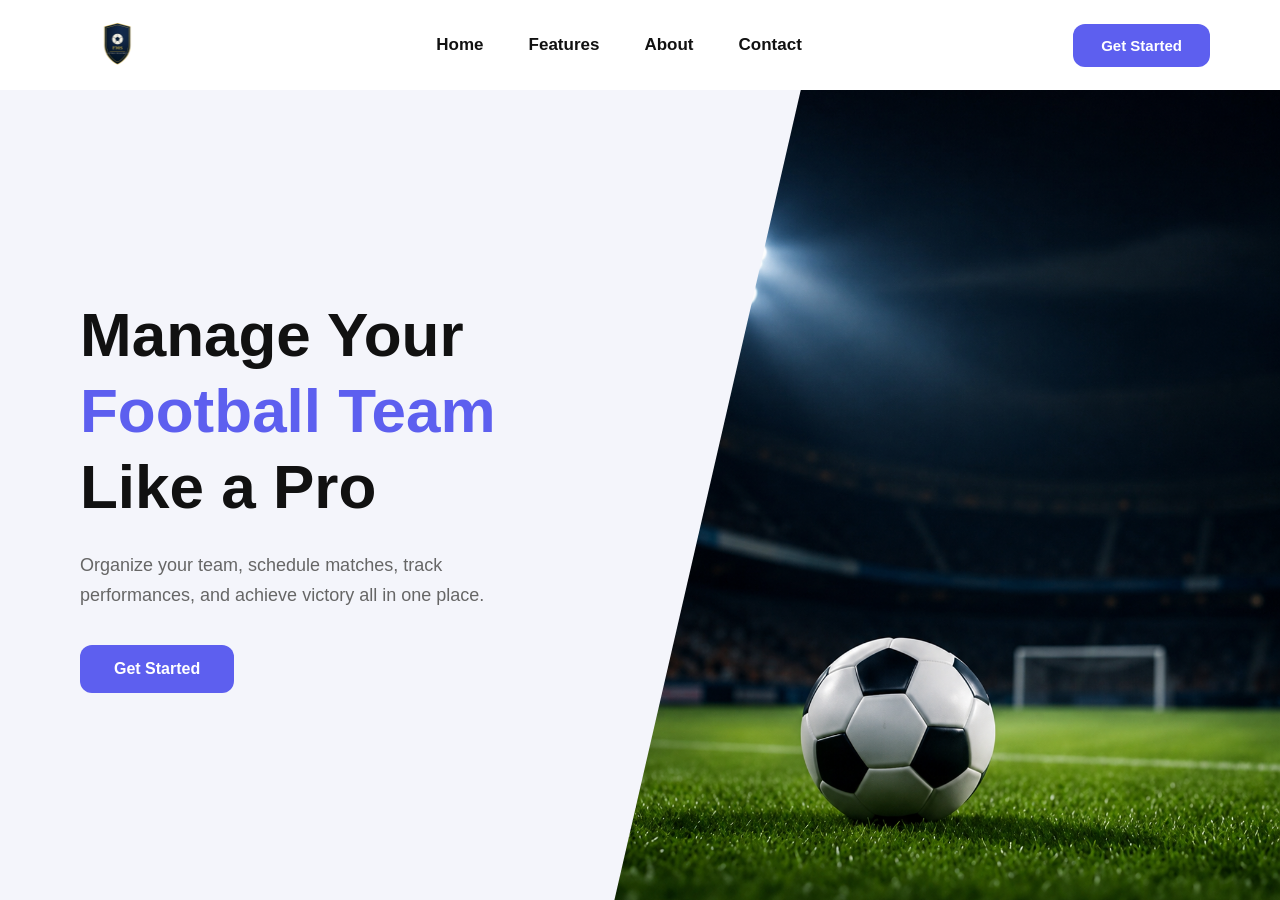
<file: index.html>
<!DOCTYPE html>
<html lang="en">
<head>
    <meta charset="UTF-8">
    <meta name="viewport" content="width=device-width, initial-scale=1.0">
    <title>Football Management System</title>

    <link rel="stylesheet" href="style.css">
</head>
<body>

    <nav class="navbar">

        <div class="logo">
            <img src="assets/logo.png" alt="logo">
        </div>

        <ul class="nav-links">
            <li><a href="#">Home</a></li>
            <li><a href="#">Features</a></li>
            <li><a href="#">About</a></li>
            <li><a href="#">Contact</a></li>
        </ul>

        <a href="login.html" class="nav-btn">
            Get Started
        </a>

    </nav>

    <section class="hero">

        <div class="hero-content">

            <h1>
                Manage Your <br>
                <span>Football Team</span><br>
                Like a Pro
            </h1>

            <p>
                Organize your team, schedule matches,
                track performances, and achieve victory
                all in one place.
            </p>

            <a href="login.html" class="hero-btn">
                Get Started
            </a>

        </div>

        <div class="hero-image">
            <img src="assets/football.jpg" alt="Football">
        </div>

    </section>

</body>
</html>
</file>
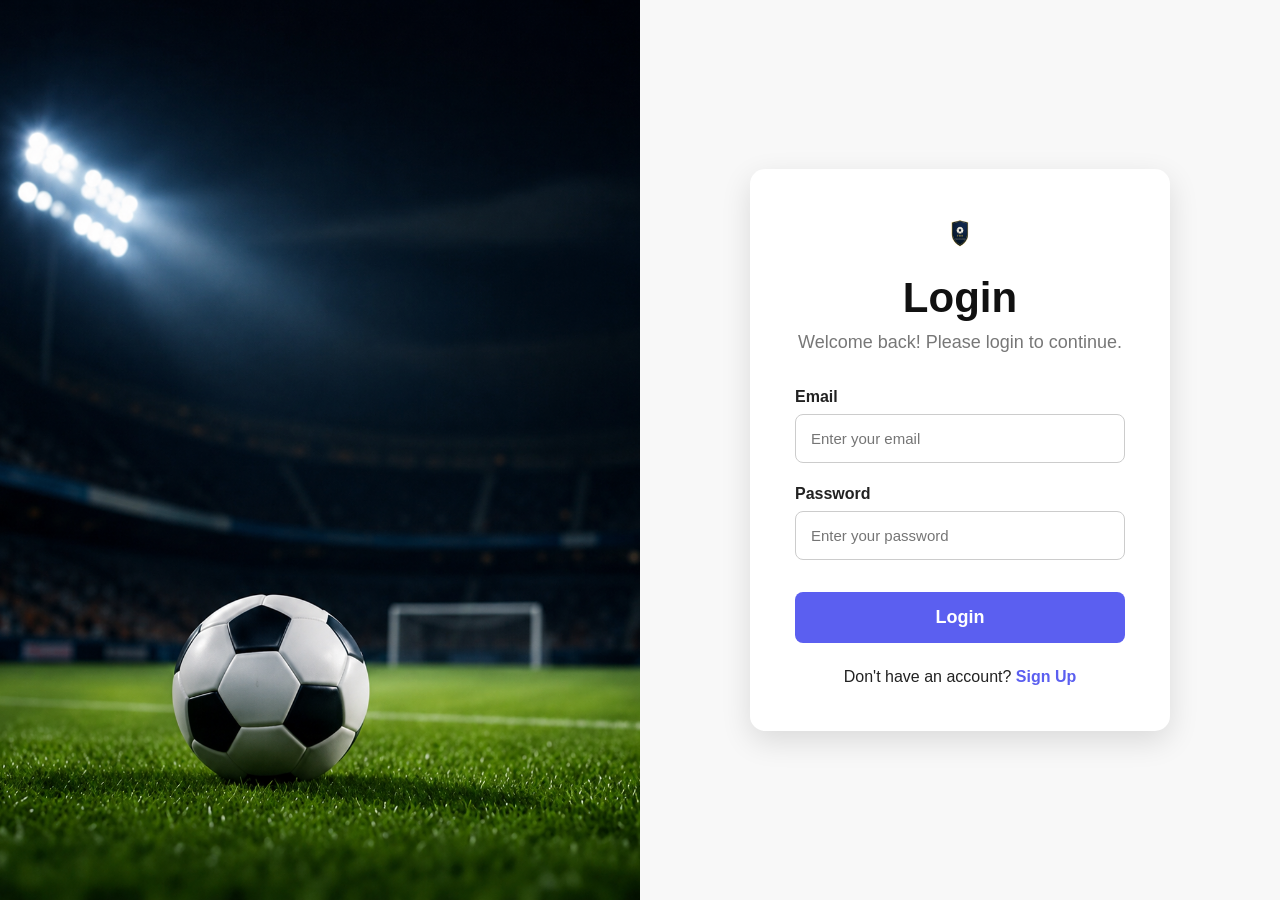
<file: login.html>
<!DOCTYPE html>
<html lang="en">

<head>

    <meta charset="UTF-8">

    <meta name="viewport" content="width=device-width, initial-scale=1.0">

    <title>Login</title>

    <link rel="stylesheet" href="style.css">

</head>

<body>

<div class="login-container">

    <!-- Left Side -->

    <div class="login-left">

        <img src="assets/football.jpg" alt="Football Image">

    </div>

    <!-- Right Side -->

    <div class="login-right">

        <div class="login-box">

            <img src="assets/logo.png" alt="Logo" class="login-logo">

            <h2>Login</h2>

            <p class="subtitle">
                Welcome back! Please login to continue.
            </p>

            <!-- Login Form -->

            <form action="signup.html" method="get">

                <div class="input-group">

                    <label>Email</label>

                    <input
                        type="email"
                        placeholder="Enter your email"
                        required>

                </div>

                <div class="input-group">

                    <label>Password</label>

                    <input
                        type="password"
                        placeholder="Enter your password"
                        required>

                </div>

                <button type="submit" class="login-btn">
                    Login
                </button>

            </form>

            <p class="signup-text">

                Don't have an account?

                <a href="signup.html">
                    Sign Up
                </a>

            </p>

        </div>

    </div>

</div>

</body>

</html>
</file>
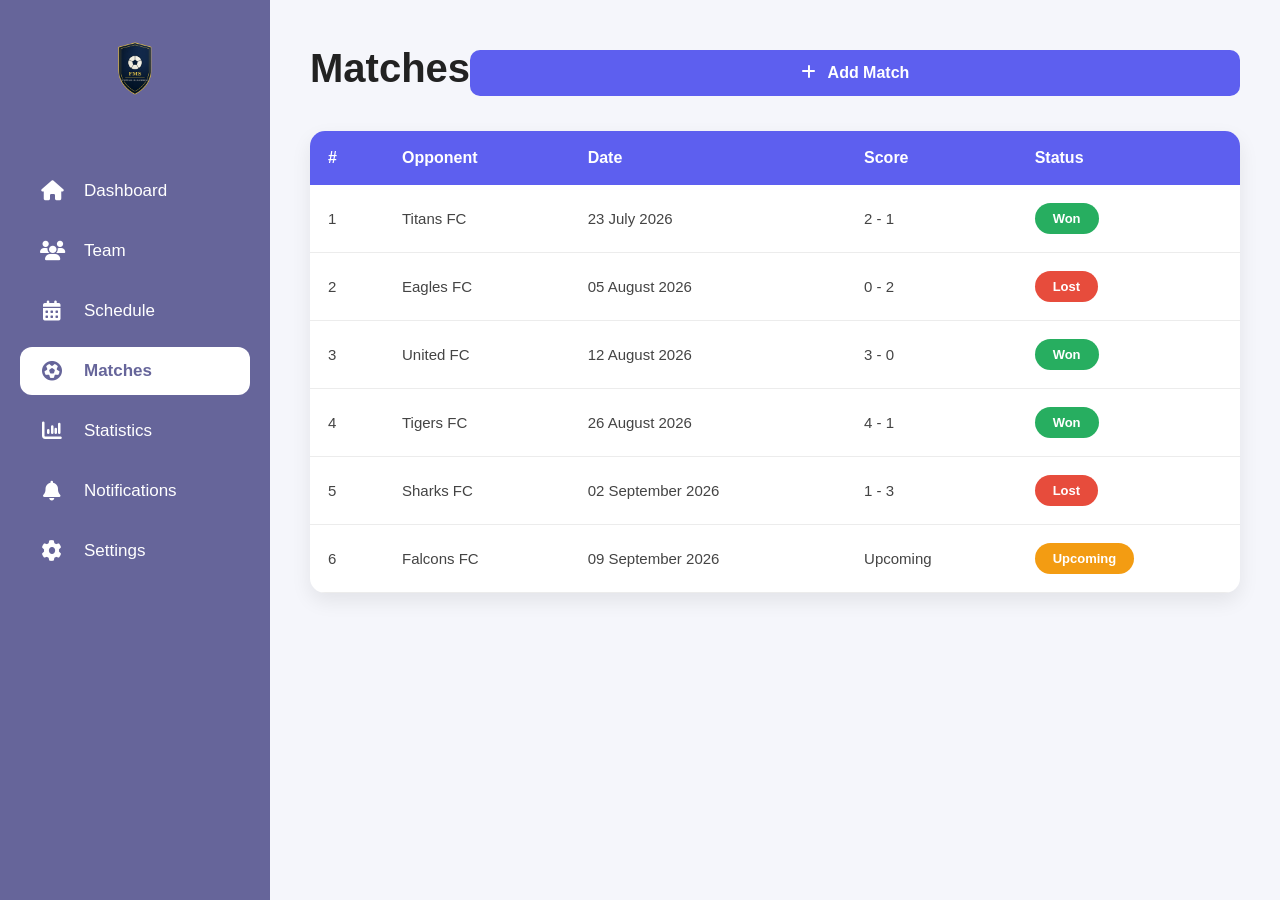
<file: matches.html>
<!DOCTYPE html>
<html lang="en">

<head>

    <meta charset="UTF-8">
    <meta name="viewport" content="width=device-width, initial-scale=1.0">

    <title>Matches</title>

    <link rel="stylesheet" href="style.css">

    <link rel="stylesheet"
    href="https://cdnjs.cloudflare.com/ajax/libs/font-awesome/6.5.2/css/all.min.css">

</head>

<body>

<div class="dashboard-container">

    <!-- =========================
            SIDEBAR
    ========================== -->

    <aside class="sidebar">

        <div class="logo-section">

            <img src="assets/logo.png" alt="Logo">

        </div>

        <ul class="menu">

            <li>
                <a href="dashboard.html">
                    <i class="fas fa-house"></i>
                    <span>Dashboard</span>
                </a>
            </li>

            <li>
                <a href="team.html">
                    <i class="fas fa-users"></i>
                    <span>Team</span>
                </a>
            </li>

            <li>
                <a href="schedule.html">
                    <i class="fas fa-calendar-days"></i>
                    <span>Schedule</span>
                </a>
            </li>

            <li class="active">
                <a href="matches.html">
                    <i class="fas fa-futbol"></i>
                    <span>Matches</span>
                </a>
            </li>

            <li>
                <a href="statistics.html">
                    <i class="fas fa-chart-column"></i>
                    <span>Statistics</span>
                </a>
            </li>

            <li>
                <a href="notifications.html">
                    <i class="fas fa-bell"></i>
                    <span>Notifications</span>
                </a>
            </li>

            <li>
                <a href="settings.html">
                    <i class="fas fa-gear"></i>
                    <span>Settings</span>
                </a>
            </li>

        </ul>

    </aside>

    <!-- =========================
            MAIN CONTENT
    ========================== -->

    <main class="main-content">

        <div class="schedule-header">

            <h1>Matches</h1>

            <button class="add-match-btn">

                <i class="fas fa-plus"></i>

                Add Match

            </button>

        </div>

        <div class="schedule-table">

            <table>

                <thead>

                    <tr>

                        <th>#</th>

                        <th>Opponent</th>

                        <th>Date</th>

                        <th>Score</th>

                        <th>Status</th>

                    </tr>

                </thead>

                <tbody>
                                        <tr>

                        <td>1</td>

                        <td>Titans FC</td>

                        <td>23 July 2026</td>

                        <td>2 - 1</td>

                        <td>
                            <span class="status completed">
                                Won
                            </span>
                        </td>

                    </tr>

                    

                    <tr>

                        <td>2</td>

                        <td>Eagles FC</td>

                        <td>05 August 2026</td>

                        <td>0 - 2</td>

                        <td>
                            <span class="status cancelled">
                                Lost
                            </span>
                        </td>

                    </tr>

                    <tr>

                        <td>3</td>

                        <td>United FC</td>

                        <td>12 August 2026</td>

                        <td>3 - 0</td>

                        <td>
                            <span class="status completed">
                                Won
                            </span>
                        </td>

                    </tr>

                    

                    <tr>

                        <td>4</td>

                        <td>Tigers FC</td>

                        <td>26 August 2026</td>

                        <td>4 - 1</td>

                        <td>
                            <span class="status completed">
                                Won
                            </span>
                        </td>

                    </tr>

                    <tr>

                        <td>5</td>

                        <td>Sharks FC</td>

                        <td>02 September 2026</td>

                        <td>1 - 3</td>

                        <td>
                            <span class="status cancelled">
                                Lost
                            </span>
                        </td>

                    </tr>

                    <tr>

                        <td>6</td>

                        <td>Falcons FC</td>

                        <td>09 September 2026</td>

                        <td>Upcoming</td>

                        <td>
                            <span class="status upcoming">
                                Upcoming
                            </span>
                        </td>

                    </tr>
                                    </tbody>

            </table>

        </div>

    </main>

</div>

</body>

</html>
</file>
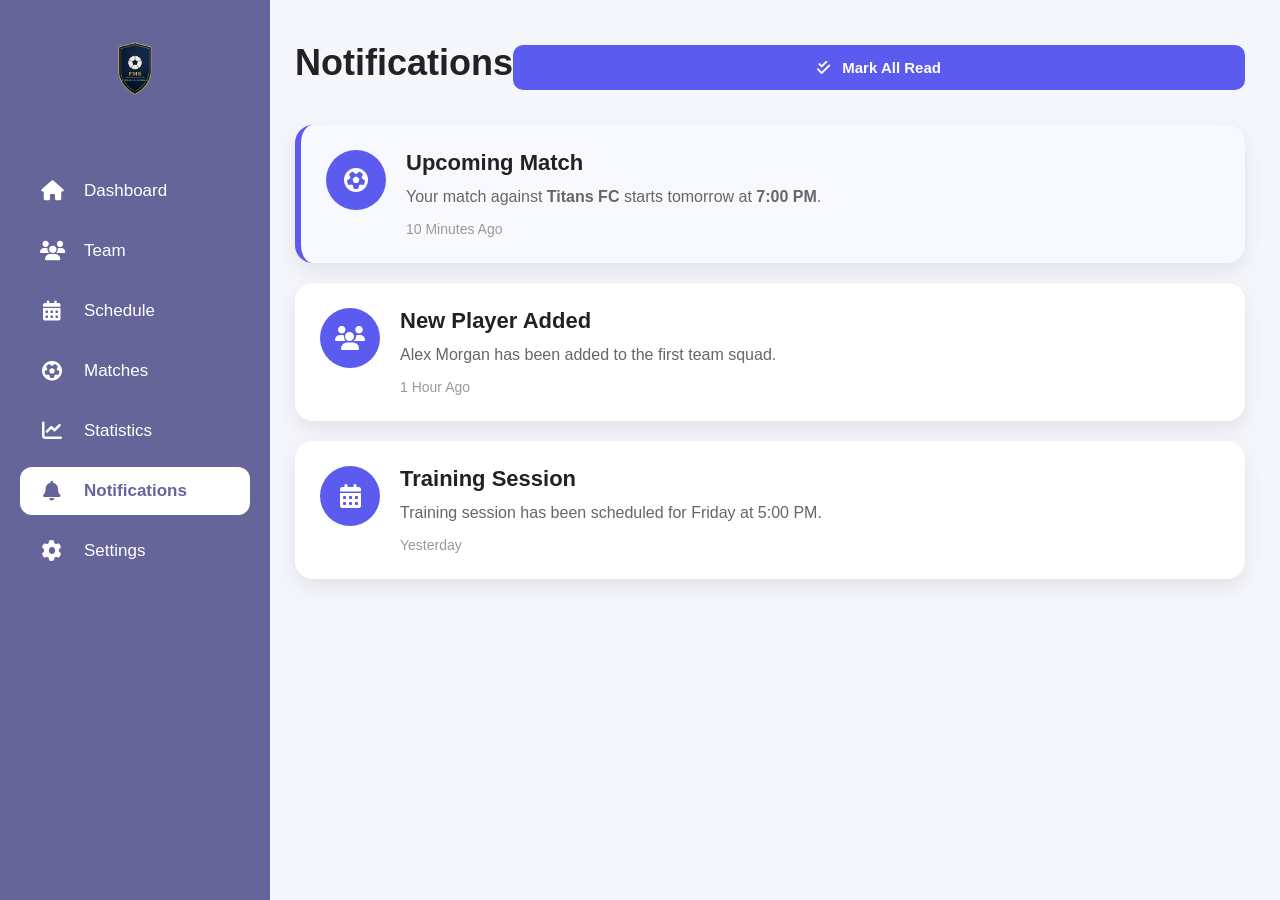
<file: notifications.html>
<!DOCTYPE html>
<html lang="en">

<head>

    <meta charset="UTF-8">
    <meta name="viewport" content="width=device-width, initial-scale=1.0">

    <title>Notifications</title>

    <link rel="stylesheet" href="style.css">

    <link rel="stylesheet"
    href="https://cdnjs.cloudflare.com/ajax/libs/font-awesome/6.5.2/css/all.min.css">

</head>

<body>

<div class="dashboard-container">

    <!-- =========================
            SIDEBAR
    ========================== -->

    <aside class="sidebar">

        <div class="logo-section">

            <img src="assets/logo.png" alt="Logo">

        </div>

        <ul class="menu">

            <li>
                <a href="dashboard.html">
                    <i class="fas fa-house"></i>
                    <span>Dashboard</span>
                </a>
            </li>

            <li>
                <a href="team.html">
                    <i class="fas fa-users"></i>
                    <span>Team</span>
                </a>
            </li>

            <li>
                <a href="schedule.html">
                    <i class="fas fa-calendar-days"></i>
                    <span>Schedule</span>
                </a>
            </li>

            <li>
                <a href="matches.html">
                    <i class="fas fa-futbol"></i>
                    <span>Matches</span>
                </a>
            </li>

            <li>
                <a href="statistics.html">
                    <i class="fas fa-chart-line"></i>
                    <span>Statistics</span>
                </a>
            </li>

            <li class="active">
                <a href="notifications.html">
                    <i class="fas fa-bell"></i>
                    <span>Notifications</span>
                </a>
            </li>

            <li>
                <a href="settings.html">
                    <i class="fas fa-gear"></i>
                    <span>Settings</span>
                </a>
            </li>

        </ul>

    </aside>

    <!-- =========================
            MAIN CONTENT
    ========================== -->

    <main class="notifications-content">

        <div class="notifications-header">

            <h1>Notifications</h1>

            <button class="mark-btn">

                <i class="fas fa-check-double"></i>

                Mark All Read

            </button>

        </div>

        <div class="notification-list">
                        <!-- Notification 1 -->

            <div class="notification-card unread">

                <div class="notification-icon">

                    <i class="fas fa-futbol"></i>

                </div>

                <div class="notification-details">

                    <h3>Upcoming Match</h3>

                    <p>Your match against <strong>Titans FC</strong> starts tomorrow at <strong>7:00 PM</strong>.</p>

                    <span>10 Minutes Ago</span>

                </div>

            </div>

            <!-- Notification 2 -->

            <div class="notification-card">

                <div class="notification-icon">

                    <i class="fas fa-users"></i>

                </div>

                <div class="notification-details">

                    <h3>New Player Added</h3>

                    <p>Alex Morgan has been added to the first team squad.</p>

                    <span>1 Hour Ago</span>

                </div>

            </div>

            <!-- Notification 3 -->

            <div class="notification-card">

                <div class="notification-icon">

                    <i class="fas fa-calendar-days"></i>

                </div>

                <div class="notification-details">

                    <h3>Training Session</h3>

                    <p>Training session has been scheduled for Friday at 5:00 PM.</p>

                    <span>Yesterday</span>

                </div>

            </div>

            

            
                    </div>

    </main>

</div>

</body>

</html>
</file>
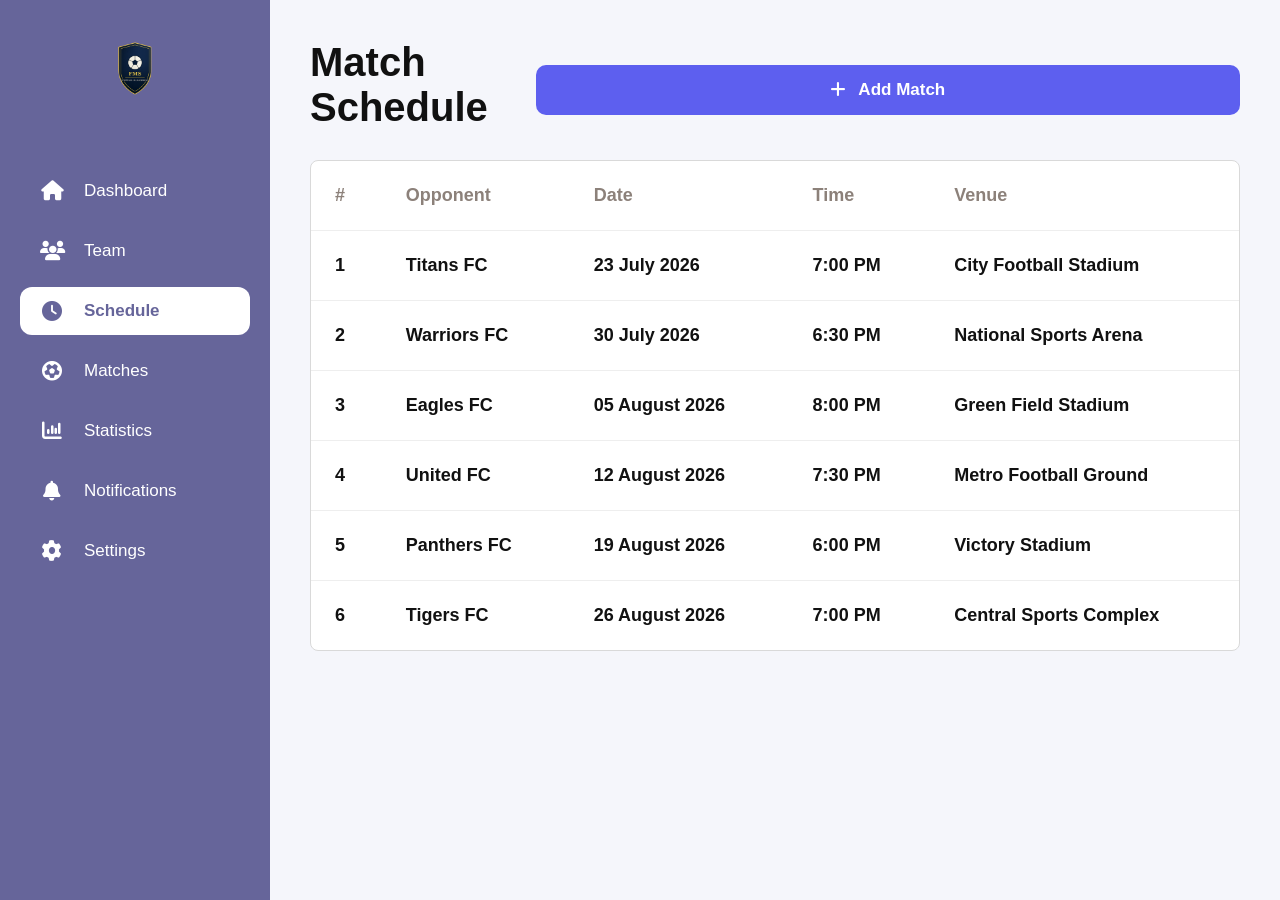
<file: schedule.html>
<!DOCTYPE html>
<html lang="en">

<head>

    <meta charset="UTF-8">
    <meta name="viewport" content="width=device-width, initial-scale=1.0">

    <title>Schedule</title>

    <link rel="stylesheet" href="style.css">

    <link rel="stylesheet"
    href="https://cdnjs.cloudflare.com/ajax/libs/font-awesome/6.5.2/css/all.min.css">

</head>

<body>

<div class="dashboard-container">

    <!-- =========================
            SIDEBAR
    ========================== -->

    <aside class="sidebar">

        <div class="logo-section">

            <img src="assets/logo.png" alt="Logo">

        </div>

        <ul class="menu">

            <li>
                <a href="dashboard.html">
                    <i class="fas fa-house"></i>
                    <span>Dashboard</span>
                </a>
            </li>

            <li>
                <a href="team.html">
                    <i class="fas fa-users"></i>
                    <span>Team</span>
                </a>
            </li>

            <li class="active">
                <a href="schedule.html">
                    <i class="fas fa-clock"></i>
                    <span>Schedule</span>
                </a>
            </li>

            <li>
                <a href="matches.html">
                    <i class="fas fa-futbol"></i>
                    <span>Matches</span>
                </a>
            </li>

            <li>
                <a href="statistics.html">
                    <i class="fas fa-chart-column"></i>
                    <span>Statistics</span>
                </a>
            </li>

            <li>
                <a href="notifications.html">
                    <i class="fas fa-bell"></i>
                    <span>Notifications</span>
                </a>
            </li>

            <li>
                <a href="settings.html">
                    <i class="fas fa-gear"></i>
                    <span>Settings</span>
                </a>
            </li>

        </ul>

    </aside>

    <!-- =========================
            MAIN CONTENT
    ========================== -->

    <main class="main-content">

        <div class="team-header">

            <h1>Match Schedule</h1>

            <button class="add-player-btn">

                <i class="fas fa-plus"></i>

                Add Match

            </button>

        </div>

        <div class="team-table">

            <table>

                <thead>

                    <tr>

                        <th>#</th>

                        <th>Opponent</th>

                        <th>Date</th>

                        <th>Time</th>

                        <th>Venue</th>

                    </tr>

                </thead>

                <tbody>
                                        <tr>

                        <td>1</td>

                        <td>Titans FC</td>

                        <td>23 July 2026</td>

                        <td>7:00 PM</td>

                        <td>City Football Stadium</td>

                    </tr>

                    <tr>

                        <td>2</td>

                        <td>Warriors FC</td>

                        <td>30 July 2026</td>

                        <td>6:30 PM</td>

                        <td>National Sports Arena</td>

                    </tr>

                    <tr>

                        <td>3</td>

                        <td>Eagles FC</td>

                        <td>05 August 2026</td>

                        <td>8:00 PM</td>

                        <td>Green Field Stadium</td>

                    </tr>

                    <tr>

                        <td>4</td>

                        <td>United FC</td>

                        <td>12 August 2026</td>

                        <td>7:30 PM</td>

                        <td>Metro Football Ground</td>

                    </tr>

                    <tr>

                        <td>5</td>

                        <td>Panthers FC</td>

                        <td>19 August 2026</td>

                        <td>6:00 PM</td>

                        <td>Victory Stadium</td>

                    </tr>

                    <tr>

                        <td>6</td>

                        <td>Tigers FC</td>

                        <td>26 August 2026</td>

                        <td>7:00 PM</td>

                        <td>Central Sports Complex</td>

                    </tr>

                    

                    
                                    </tbody>

            </table>

        </div>

    </main>

</div>

</body>

</html>
</file>
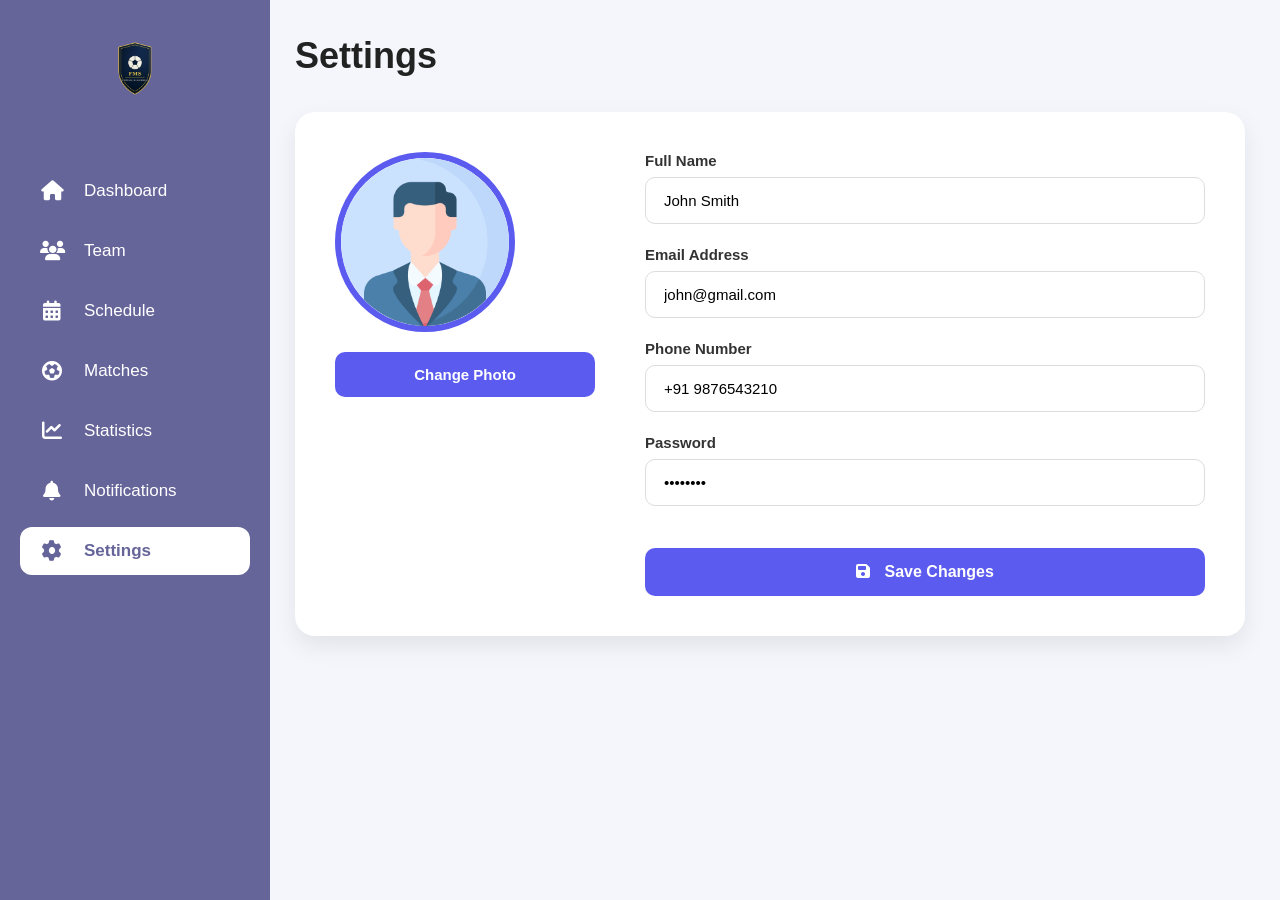
<file: settings.html>
<!DOCTYPE html>
<html lang="en">

<head>

    <meta charset="UTF-8">
    <meta name="viewport" content="width=device-width, initial-scale=1.0">

    <title>Settings</title>

    <link rel="stylesheet" href="style.css">

    <link rel="stylesheet"
    href="https://cdnjs.cloudflare.com/ajax/libs/font-awesome/6.5.2/css/all.min.css">

</head>

<body>

<div class="dashboard-container">

    <!-- =========================
            SIDEBAR
    ========================== -->

    <aside class="sidebar">

        <div class="logo-section">

            <img src="assets/logo.png" alt="Logo">

        </div>

        <ul class="menu">

            <li>

                <a href="dashboard.html">

                    <i class="fas fa-house"></i>

                    <span>Dashboard</span>

                </a>

            </li>

            <li>

                <a href="team.html">

                    <i class="fas fa-users"></i>

                    <span>Team</span>

                </a>

            </li>

            <li>

                <a href="schedule.html">

                    <i class="fas fa-calendar-days"></i>

                    <span>Schedule</span>

                </a>

            </li>

            <li>

                <a href="matches.html">

                    <i class="fas fa-futbol"></i>

                    <span>Matches</span>

                </a>

            </li>

            <li>

                <a href="statistics.html">

                    <i class="fas fa-chart-line"></i>

                    <span>Statistics</span>

                </a>

            </li>

            <li>

                <a href="notifications.html">

                    <i class="fas fa-bell"></i>

                    <span>Notifications</span>

                </a>

            </li>

            <li class="active">

                <a href="settings.html">

                    <i class="fas fa-gear"></i>

                    <span>Settings</span>

                </a>

            </li>

        </ul>

    </aside>

    <!-- =========================
            MAIN CONTENT
    ========================== -->

    <main class="settings-content">

        <div class="settings-header">

            <h1>Settings</h1>

        </div>

        <div class="settings-wrapper">

            <!-- Profile -->

            <div class="profile-section">

                <img src="assets/profile.png"
                     class="profile-image"
                     alt="Profile">

                <button class="change-photo">

                    Change Photo

                </button>

            </div>

            <!-- Form -->

            <div class="settings-form">

                <div class="form-group">

                    <label>Full Name</label>

                    <input type="text"
                           value="John Smith">

                </div>

                <div class="form-group">

                    <label>Email Address</label>

                    <input type="email"
                           value="john@gmail.com">

                </div>

                <div class="form-group">

                    <label>Phone Number</label>

                    <input type="text"
                           value="+91 9876543210">

                </div>
                                <div class="form-group">

                    <label>Password</label>

                    <input type="password"
                           value="********">

                </div>

                

                

                

                <button class="save-btn">

                    <i class="fas fa-floppy-disk"></i>

                    Save Changes

                </button>

            </div>

        </div>

    </main>

</div>

</body>

</html>
</file>
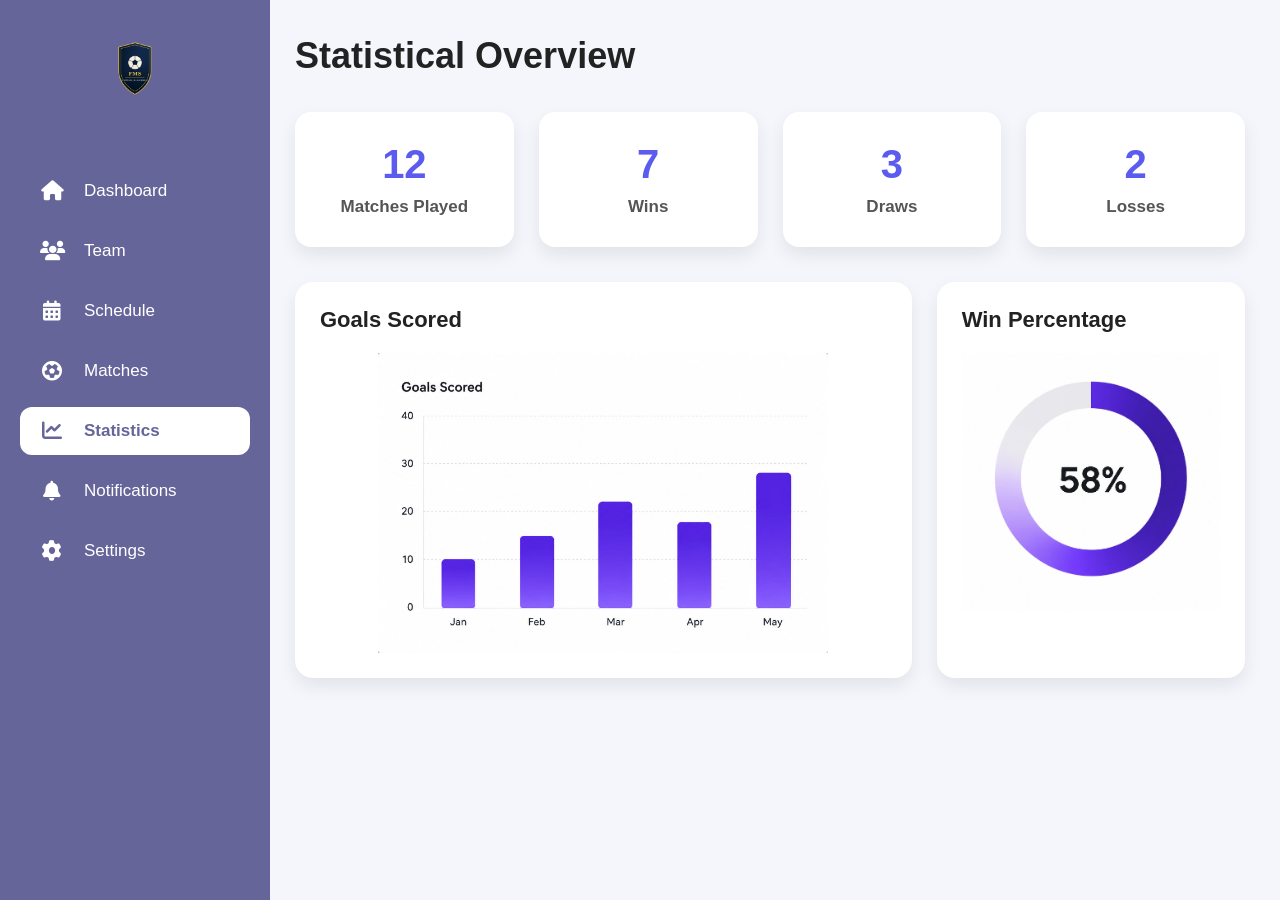
<file: statistics.html>
<!DOCTYPE html>
<html lang="en">

<head>

    <meta charset="UTF-8">
    <meta name="viewport" content="width=device-width, initial-scale=1.0">

    <title>Statistics</title>

    <link rel="stylesheet" href="style.css">

    <link rel="stylesheet"
    href="https://cdnjs.cloudflare.com/ajax/libs/font-awesome/6.5.2/css/all.min.css">

</head>

<body>

<div class="dashboard-container">

    <!-- ======================
            SIDEBAR
    ======================= -->

    <aside class="sidebar">

        <div class="logo-section">

            <img src="assets/logo.png" alt="Logo">

        </div>

        <ul class="menu">

            <li>

                <a href="dashboard.html">

                    <i class="fas fa-house"></i>

                    <span>Dashboard</span>

                </a>

            </li>

            <li>

                <a href="team.html">

                    <i class="fas fa-users"></i>

                    <span>Team</span>

                </a>

            </li>

            <li>

                <a href="schedule.html">

                    <i class="fas fa-calendar-days"></i>

                    <span>Schedule</span>

                </a>

            </li>

            <li>

                <a href="matches.html">

                    <i class="fas fa-futbol"></i>

                    <span>Matches</span>

                </a>

            </li>

            <li class="active">

                <a href="statistics.html">

                    <i class="fas fa-chart-line"></i>

                    <span>Statistics</span>

                </a>

            </li>

            <li>

                <a href="notifications.html">

                    <i class="fas fa-bell"></i>

                    <span>Notifications</span>

                </a>

            </li>

            <li>

                <a href="settings.html">

                    <i class="fas fa-gear"></i>

                    <span>Settings</span>

                </a>

            </li>

        </ul>

    </aside>

    <!-- ======================
            MAIN CONTENT
    ======================= -->

    <main class="statistics-content">

        <h1>Statistical Overview</h1>

        <!-- ======================
                TOP CARDS
        ======================= -->

        <div class="statistics-cards">

            <div class="statistics-card">

                <h2>12</h2>

                <p>Matches Played</p>

            </div>

            <div class="statistics-card">

                <h2>7</h2>

                <p>Wins</p>

            </div>

            <div class="statistics-card">

                <h2>3</h2>

                <p>Draws</p>

            </div>

            <div class="statistics-card">

                <h2>2</h2>

                <p>Losses</p>

            </div>

        </div>

        <!-- ======================
                CHART SECTION
        ======================= -->

        <div class="statistics-chart-section">
                        <!-- =========================
                    GOALS SCORED
            ========================== -->

            <div class="statistics-chart-card">

                <h2>Goals Scored</h2>

                <img src="assets/bar-chart.png"
                     alt="Goals Scored Chart">

            </div>

            <!-- =========================
                    WIN PERCENTAGE
            ========================== -->

            <div class="statistics-chart-card">

                <h2>Win Percentage</h2>

                <img src="assets/pie-chart.png"
                     alt="Win Percentage">

            </div>

        </div>

        

            
            

            

        </div>
            </main>

</div>

</body>

</html>
</file>
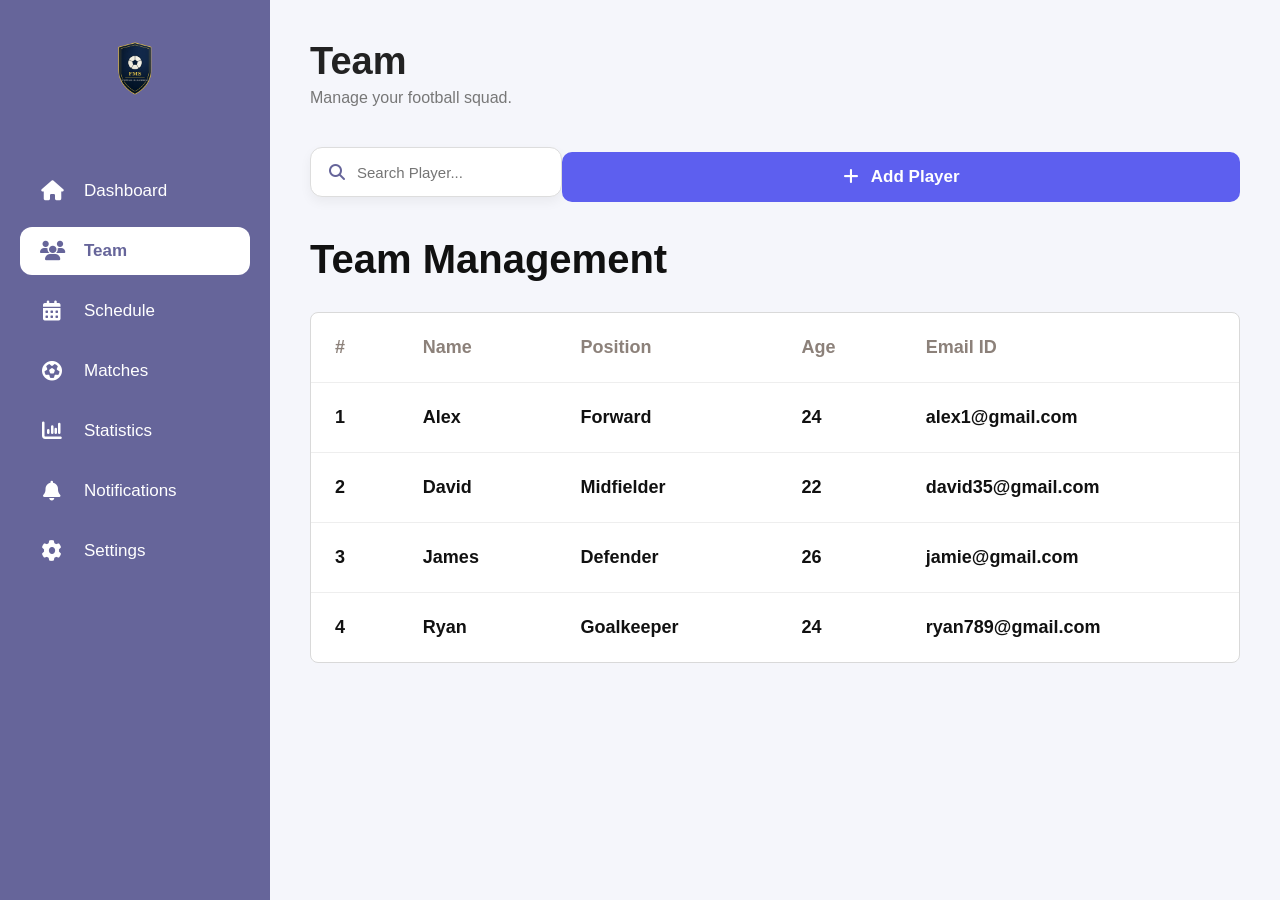
<file: team.html>
<!DOCTYPE html>
<html lang="en">

<head>

    <meta charset="UTF-8">
    <meta name="viewport" content="width=device-width, initial-scale=1.0">

    <title>Team</title>

    <link rel="stylesheet" href="style.css">

    <link rel="stylesheet"
    href="https://cdnjs.cloudflare.com/ajax/libs/font-awesome/6.5.2/css/all.min.css">

</head>

<body>

<div class="dashboard-container">

    <!-- =========================
            SIDEBAR
    ========================== -->

    <aside class="sidebar">

        <div class="logo-section">

            <img src="assets/logo.png" alt="Logo">

        </div>

        <ul class="menu">

            <li>
                <a href="dashboard.html">
                    <i class="fas fa-house"></i>
                    <span>Dashboard</span>
                </a>
            </li>

            <li class="active">
                <a href="team.html">
                    <i class="fas fa-users"></i>
                    <span>Team</span>
                </a>
            </li>

            <li>
                <a href="schedule.html">
                    <i class="fas fa-calendar-days"></i>
                    <span>Schedule</span>
                </a>
            </li>

            <li>
                <a href="matches.html">
                    <i class="fas fa-futbol"></i>
                    <span>Matches</span>
                </a>
            </li>

            <li>
                <a href="statistics.html">
                    <i class="fas fa-chart-column"></i>
                    <span>Statistics</span>
                </a>
            </li>

            <li>
                <a href="notifications.html">
                    <i class="fas fa-bell"></i>
                    <span>Notifications</span>
                </a>
            </li>

            <li>
                <a href="settings.html">
                    <i class="fas fa-gear"></i>
                    <span>Settings</span>
                </a>
            </li>

        </ul>

    </aside>

    <!-- =========================
            MAIN CONTENT
    ========================== -->

    <main class="main-content">

        <!-- Header -->

        <div class="top-header">

            <div>

                <h1>Team</h1>

                <p>Manage your football squad.</p>

            </div>

            

        </div>

        <!-- Search + Button -->

        <div class="team-toolbar">

            <div class="search-box">

                <i class="fas fa-search"></i>

                <input
                    type="text"
                    placeholder="Search Player..."
                >

            </div>

            <button class="add-player-btn">

                <i class="fas fa-plus"></i>

                Add Player

            </button>

        </div>

        <!-- =========================
        TEAM TABLE
========================= -->

<div class="team-header">

    <h1>Team Management</h1>

    

</div>

<div class="team-table">

    <table>

        <thead>

            <tr>

                <th>#</th>
                <th>Name</th>
                <th>Position</th>
                <th>Age</th>
                <th>Email ID</th>

            </tr>

        </thead>

        <tbody>

            <tr>

                <td>1</td>
                <td>Alex</td>
                <td>Forward</td>
                <td>24</td>
                <td>alex1@gmail.com</td>

            </tr>

            <tr>

                <td>2</td>
                <td>David</td>
                <td>Midfielder</td>
                <td>22</td>
                <td>david35@gmail.com</td>

            </tr>

            <tr>

                <td>3</td>
                <td>James</td>
                <td>Defender</td>
                <td>26</td>
                <td>jamie@gmail.com</td>

            </tr>

            <tr>

                <td>4</td>
                <td>Ryan</td>
                <td>Goalkeeper</td>
                <td>24</td>
                <td>ryan789@gmail.com</td>

            </tr>

            

        </tbody>

    </table>

</div>
</file>
<file: style.css>
/* ======================================================
   FOOTBALL MANAGEMENT SYSTEM
   GLOBAL CSS
====================================================== */

*{
    margin:0;
    padding:0;
    box-sizing:border-box;
    font-family:Arial, Helvetica, sans-serif;
}

html{
    scroll-behavior:smooth;
}

body{
    background:#f4f5fb;
    color:#222;
    overflow-x:hidden;
}

img{
    max-width:100%;
    display:block;
}

a{
    text-decoration:none;
}

ul{
    list-style:none;
}

button{
    border:none;
    outline:none;
    cursor:pointer;
    transition:.3s;
}

/* ======================================================
   COLORS
====================================================== */

:root{

    --primary:#5D5FEF;
    --primary-dark:#4A4CD8;
    --sidebar:#66659A;

    --white:#ffffff;
    --black:#222222;

    --bg:#F5F6FB;

    --text:#666666;

    --border:#E4E4E4;

    --shadow:0 8px 20px rgba(0,0,0,.08);

    --radius:18px;

}

/* ======================================================
   LANDING PAGE
====================================================== */

.container{

    width:100%;

    min-height:100vh;

    background:#fff;

}

/* ======================================================
   NAVBAR
====================================================== */

.navbar{

    width:100%;

    height:90px;

    display:flex;

    justify-content:space-between;

    align-items:center;

    padding:0 70px;

    background:#fff;

}

.logo{

    display:flex;

    align-items:center;

}

.logo img{

    width:95px;

    height:auto;

}

.nav-links{

    display:flex;

    align-items:center;

    gap:45px;

}

.nav-links li{

    list-style:none;

}

.nav-links a{

    color:#111;

    font-size:17px;

    font-weight:600;

    transition:.3s;

}

.nav-links a:hover{

    color:var(--primary);

}

.nav-btn{

    background:var(--primary);

    color:#fff;

    padding:13px 28px;

    border-radius:12px;

    font-size:15px;

    font-weight:600;

    transition:.3s;

}

.nav-btn:hover{

    background:var(--primary-dark);

}

/* ======================================================
   HERO
====================================================== */

.hero{

    width:100%;

    height:calc(100vh - 90px);

    display:flex;

    justify-content:space-between;

    align-items:center;

    overflow:hidden;

}

.hero-content{

    width:48%;

    padding-left:80px;

}

.hero-content h1{

    font-size:62px;

    line-height:76px;

    color:#111;

    font-weight:700;

}

.hero-content span{

    color:var(--primary);

}

.hero-content p{

    width:78%;

    margin-top:25px;

    color:#666;

    line-height:30px;

    font-size:18px;

}

.hero-btn{

    display:inline-block;

    margin-top:35px;

    padding:15px 34px;

    background:var(--primary);

    color:#fff;

    border-radius:12px;

    font-size:16px;

    font-weight:600;

    transition:.3s;

}

.hero-btn:hover{

    background:var(--primary-dark);

}

.hero-image{

    width:52%;

    height:100%;

    overflow:hidden;

    clip-path:polygon(28% 0,100% 0,100% 100%,0 100%);

}

.hero-image img{

    width:100%;

    height:100%;

    object-fit:cover;

}

/* ======================================================
   TABLET
====================================================== */

@media(max-width:992px){

.navbar{

padding:25px;

}

.hero{

flex-direction:column;

height:auto;

}

.hero-content{

width:100%;

padding:50px;

text-align:center;

}

.hero-content p{

width:100%;

}

.hero-image{

width:100%;

height:450px;

clip-path:none;

}

}

/* ======================================================
   MOBILE
====================================================== */

@media(max-width:768px){

.navbar{

flex-direction:column;

height:auto;

padding:20px;

gap:20px;

}

.nav-links{

flex-wrap:wrap;

justify-content:center;

gap:20px;

}

.hero-content{

padding:25px;

}

.hero-content h1{

font-size:42px;

line-height:55px;

}

.hero-content p{

font-size:16px;

}

.hero-image{

height:330px;

}

.logo img{

width:85px;

}

}

/* ======================================================
   SMALL MOBILE
====================================================== */

@media(max-width:480px){

.hero-content h1{

font-size:34px;

line-height:44px;

}

.hero-content p{

font-size:15px;

}

.hero-btn{

padding:12px 25px;

}

.nav-btn{

padding:10px 18px;

}

}

/* ===========================
LOGIN PAGE
===========================*/

.login-container{
    width:100%;
    min-height:100vh;
    display:flex;
}

/* Left Image */

.login-left{
    width:50%;
}

.login-left img{
    width:100%;
    height:100vh;
    object-fit:cover;
}

/* Right */

.login-right{
    width:50%;
    display:flex;
    justify-content:center;
    align-items:center;
    background:#f8f8f8;
}

/* Login Box */

.login-box{
    width:420px;
    background:#fff;
    padding:45px;
    border-radius:15px;
    box-shadow:0 10px 30px rgba(0,0,0,.12);
}

/* Logo */

.login-logo{
    width:60px;
    display:block;
    margin:0 auto 20px;
}

/* Heading */

.login-box h2{
    text-align:center;
    font-size:42px;
    margin-bottom:10px;
    color:#111;
}

.subtitle{
    text-align:center;
    color:#777;
    margin-bottom:35px;
    font-size:18px;
}

/* Inputs */

.input-group{
    margin-bottom:22px;
}

.input-group label{
    display:block;
    font-size:16px;
    font-weight:600;
    margin-bottom:8px;
}

.input-group input{
    width:100%;
    padding:15px;
    border:1px solid #ccc;
    border-radius:8px;
    font-size:15px;
    outline:none;
    box-sizing:border-box;
}

.input-group input:focus{
    border-color:#5b5ff0;
}

/* Button */

button{
    width:100%;
    padding:15px;
    margin-top:10px;
    background:#5b5ff0;
    color:#fff;
    border:none;
    border-radius:8px;
    font-size:18px;
    font-weight:600;
    cursor:pointer;
}

button:hover{
    background:#4548d8;
}

/* Signup */

.signup-text{
    text-align:center;
    margin-top:25px;
    font-size:16px;
}

.signup-text a{
    color:#5b5ff0;
    text-decoration:none;
    font-weight:600;
}

.signup-text a:hover{
    text-decoration:underline;
}

/* Responsive */

@media(max-width:900px){

.login-container{
    flex-direction:column;
}

.login-left,
.login-right{
    width:100%;
}

.login-left img{
    height:300px;
}

.login-box{
    width:90%;
    margin:30px auto;
}

}

/* ==========================
   SIGNUP PAGE
========================== */

.signup-container{
    width:100%;
    min-height:100vh;
    display:flex;
}

/* Left Image */

.signup-left{
    width:50%;
}

.signup-left img{
    width:100%;
    height:100vh;
    object-fit:cover;
}

/* Right */

.signup-right{
    width:50%;
    display:flex;
    justify-content:center;
    align-items:center;
    background:#f8f8f8;
}

/* Signup Box */

.signup-box{
    width:420px;
    background:#fff;
    padding:45px;
    border-radius:15px;
    box-shadow:0 10px 30px rgba(0,0,0,.12);
}

/* Heading */

.signup-box h2{
    text-align:center;
    font-size:42px;
    margin-bottom:10px;
    color:#111;
}

.subtitle{
    text-align:center;
    color:#777;
    margin-bottom:35px;
    font-size:18px;
}

/* Inputs */

.input-group{
    margin-bottom:22px;
}

.input-group label{
    display:block;
    font-size:16px;
    font-weight:600;
    margin-bottom:8px;
}

.input-group input{
    width:100%;
    padding:15px;
    border:1px solid #ccc;
    border-radius:8px;
    font-size:15px;
    outline:none;
    box-sizing:border-box;
}

.input-group input:focus{
    border-color:#5b5ff0;
}

/* Button */

.signup-btn{
    width:100%;
    padding:15px;
    margin-top:10px;
    background:#5b5ff0;
    color:#fff;
    border:none;
    border-radius:8px;
    font-size:18px;
    font-weight:600;
    cursor:pointer;
}

.signup-btn:hover{
    background:#4548d8;
}

/* Login Link */

.login-text{
    text-align:center;
    margin-top:25px;
    font-size:16px;
}

.login-text a{
    color:#5b5ff0;
    text-decoration:none;
    font-weight:600;
}

.login-text a:hover{
    text-decoration:underline;
}

/* Responsive */

@media(max-width:900px){

.signup-container{
    flex-direction:column;
}

.signup-left,
.signup-right{
    width:100%;
}

.signup-left img{
    height:300px;
}

.signup-box{
    width:90%;
    margin:30px auto;
}

}
/* ======================================================
                    DASHBOARD
====================================================== */

.dashboard-container{
    display:flex;
    min-height:100vh;
    background:#f5f6fb;
}

/* ======================================================
                    SIDEBAR
====================================================== */

.sidebar{
    width:270px;
    background:#66659A;
    position:fixed;
    left:0;
    top:0;
    bottom:0;
    padding:30px 20px;
    display:flex;
    flex-direction:column;
}

.logo-section{
    text-align:center;
    margin-bottom:45px;
}

.logo-section img{
    width:120px;
    margin:auto;
}

.menu{
    width:100%;
}

.menu li{
    margin:12px 0;
}

.menu li a{
    display:flex;
    align-items:center;
    gap:18px;
    padding:14px 18px;
    color:#fff;
    border-radius:12px;
    font-size:17px;
    font-weight:500;
    transition:.3s;
}

.menu li a i{
    width:28px;
    text-align:center;
    font-size:20px;
}

.menu li:hover a{
    background:rgba(255,255,255,.15);
}

.menu li.active a{
    background:#fff;
    color:#66659A;
    font-weight:600;
}

/* ======================================================
                    MAIN CONTENT
====================================================== */

.main-content{
    margin-left:270px;
    width:calc(100% - 270px);
    padding:40px;
}

/* ======================================================
                    HEADER
====================================================== */

.top-header{
    display:flex;
    justify-content:space-between;
    align-items:center;
    margin-bottom:35px;
}

.top-header h1{
    font-size:38px;
    color:#222;
    font-weight:700;
}

.top-header p{
    margin-top:6px;
    color:#777;
    font-size:16px;
}

.profile-box img{
    width:55px;
    height:55px;
    border-radius:50%;
    object-fit:cover;
}

/* ======================================================
                  DASHBOARD CARDS
====================================================== */

.cards-container{
    display:grid;
    grid-template-columns:repeat(5,1fr);
    gap:20px;
    margin-bottom:35px;
}

.dashboard-card{
    background:#fff;
    border-radius:18px;
    padding:28px;
    text-align:center;
    box-shadow:0 8px 18px rgba(0,0,0,.06);
    transition:.3s;
}

.dashboard-card:hover{
    transform:translateY(-5px);
}

.dashboard-card h2{
    font-size:34px;
    color:#5D5FEF;
    margin-bottom:10px;
}

.dashboard-card p{
    color:#666;
    font-size:16px;
    font-weight:600;
}

/* ======================================================
                BOTTOM GRID
====================================================== */

.dashboard-bottom{
    display:grid;
    grid-template-columns:1fr 1.4fr;
    gap:25px;
}

/* ======================================================
                 CARD HEADER
====================================================== */

.card-header{
    display:flex;
    justify-content:space-between;
    align-items:center;
    margin-bottom:25px;
}

.card-header h2{
    font-size:22px;
    color:#222;
}

.card-header a{
    color:#5D5FEF;
    font-weight:600;
}

/* ======================================================
                  NEXT MATCH
====================================================== */

.next-match{
    background:#fff;
    border-radius:20px;
    padding:28px;
    box-shadow:0 8px 18px rgba(0,0,0,.06);
}

.match-card{
    display:flex;
    justify-content:space-between;
    align-items:center;
    margin-top:25px;
}

.team{
    text-align:center;
}

.team img{
    width:85px;
    height:85px;
    object-fit:contain;
    margin:auto;
    margin-bottom:15px;
}

.team h3{
    font-size:18px;
    color:#222;
}

.vs-section{
    text-align:center;
}

.vs-section h1{
    color:#5D5FEF;
    font-size:42px;
}

.vs-section p{
    margin-top:12px;
    color:#666;
}

.vs-section span{
    display:block;
    margin-top:5px;
    font-weight:600;
}

.venue{
    margin-top:25px;
    text-align:center;
    color:#666;
}

.venue i{
    color:#5D5FEF;
    margin-right:8px;
}

/* ======================================================
                RECENT RESULTS
====================================================== */

.recent-results{
    background:#fff;
    border-radius:20px;
    padding:28px;
    box-shadow:0 8px 18px rgba(0,0,0,.06);
}

.recent-results table{
    width:100%;
    border-collapse:collapse;
}

.recent-results th{
    text-align:left;
    padding:16px;
    color:#666;
    border-bottom:1px solid #eee;
}

.recent-results td{
    padding:18px 16px;
    border-bottom:1px solid #f2f2f2;
}

.badge{
    padding:8px 18px;
    border-radius:25px;
    color:#fff;
    font-size:13px;
    font-weight:600;
}

.badge.win{
    background:#27ae60;
}

.badge.draw{
    background:#f39c12;
}

.badge.loss{
    background:#e74c3c;
}

/* ======================================================
                  RESPONSIVE
====================================================== */

@media(max-width:1200px){

.cards-container{
    grid-template-columns:repeat(3,1fr);
}

.dashboard-bottom{
    grid-template-columns:1fr;
}

}

@media(max-width:992px){

.sidebar{
    width:220px;
}

.main-content{
    margin-left:220px;
    width:calc(100% - 220px);
}

.cards-container{
    grid-template-columns:repeat(2,1fr);
}

}

@media(max-width:768px){

.dashboard-container{
    flex-direction:column;
}

.sidebar{
    position:relative;
    width:100%;
    height:auto;
}

.main-content{
    margin-left:0;
    width:100%;
    padding:20px;
}

.top-header{
    flex-direction:column;
    align-items:flex-start;
    gap:15px;
}

.cards-container{
    grid-template-columns:1fr;
}

.match-card{
    flex-direction:column;
    gap:25px;
}

}

/* ======================================================
                    TEAM PAGE
====================================================== */

.team-toolbar{
    display:flex;
    justify-content:space-between;
    align-items:center;
    margin-bottom:35px;
}

.search-box{
    width:340px;
    height:50px;
    background:#fff;
    border:1px solid #ddd;
    border-radius:12px;
    display:flex;
    align-items:center;
    padding:0 18px;
    box-shadow:0 5px 12px rgba(0,0,0,.05);
}

.search-box i{
    color:#66659A;
    margin-right:12px;
}

.search-box input{
    width:100%;
    border:none;
    outline:none;
    font-size:15px;
    background:transparent;
}

.add-player-btn{
    background:#5D5FEF;
    color:#fff;
    border:none;
    padding:14px 26px;
    border-radius:12px;
    font-size:15px;
    font-weight:600;
    cursor:pointer;
    transition:.3s;
}

.add-player-btn:hover{
    background:#4a4cd8;
}

.add-player-btn i{
    margin-right:8px;
}

/*==================================
        TEAM PAGE
==================================*/

.team-header{

    display:flex;

    justify-content:space-between;

    align-items:center;

    margin-bottom:30px;

}

.team-header h1{

    font-size:40px;

    font-weight:700;

    color:#111;

}

.add-player-btn{

    background:#5D5FEF;

    color:#fff;

    border:none;

    padding:15px 30px;

    border-radius:10px;

    font-size:17px;

    font-weight:600;

    cursor:pointer;

}

.add-player-btn:hover{

    background:#4c4ee0;

}

.team-table{

    background:#fff;

    border:1px solid #d9d9d9;

    border-radius:8px;

    overflow:hidden;

}

.team-table table{

    width:100%;

    border-collapse:collapse;

}

.team-table th{

    text-align:left;

    padding:24px;

    font-size:18px;

    color:#8c817a;

    font-weight:700;

}

.team-table td{

    padding:24px;

    font-size:18px;

    font-weight:600;

    color:#111;

}

.team-table tbody tr{

    border-top:1px solid #eeeeee;

}

.team-table tbody tr:hover{

    background:#f8f8ff;

}

/* ======================================================
                    SCHEDULE PAGE
====================================================== */

.schedule-header{
    display:flex;
    justify-content:space-between;
    align-items:center;
    margin-bottom:35px;
}

.schedule-header h1{
    font-size:40px;
    font-weight:700;
    color:#222;
}

.add-match-btn{
    background:#5D5FEF;
    color:#fff;
    border:none;
    padding:14px 30px;
    border-radius:10px;
    font-size:16px;
    font-weight:600;
    cursor:pointer;
    transition:.3s;
}

.add-match-btn:hover{
    background:#4a4cd8;
}

.add-match-btn i{
    margin-right:8px;
}

/* ===========================
        TABLE
=========================== */

.schedule-table{
    width:100%;
    background:#fff;
    border-radius:15px;
    overflow:hidden;
    box-shadow:0 8px 20px rgba(0,0,0,.08);
}

.schedule-table table{
    width:100%;
    border-collapse:collapse;
}

.schedule-table thead{
    background:#5D5FEF;
}

.schedule-table th{
    color:#fff;
    padding:18px;
    text-align:left;
    font-size:16px;
    font-weight:600;
}

.schedule-table td{
    padding:18px;
    border-bottom:1px solid #ececec;
    font-size:15px;
    color:#444;
}

.schedule-table tbody tr{
    transition:.3s;
}

.schedule-table tbody tr:hover{
    background:#f5f5ff;
}

/* ===========================
        STATUS
=========================== */

.status{
    display:inline-block;
    padding:8px 18px;
    border-radius:25px;
    font-size:13px;
    font-weight:600;
    color:#fff;
}

.status.upcoming{
    background:#f39c12;
}

.status.completed{
    background:#27ae60;
}

.status.cancelled{
    background:#e74c3c;
}

/* ===========================
        RESPONSIVE
=========================== */

@media(max-width:992px){

.schedule-header{
    flex-direction:column;
    align-items:flex-start;
    gap:20px;
}

.add-match-btn{
    width:220px;
}

.schedule-table{
    overflow-x:auto;
}

.schedule-table table{
    min-width:800px;
}

}

@media(max-width:768px){

.schedule-header h1{
    font-size:30px;
}

.add-match-btn{
    width:100%;
}

}

@media(max-width:480px){

.schedule-header h1{
    font-size:26px;
}

.schedule-table th,
.schedule-table td{
    padding:14px;
    font-size:14px;
}

}

/* ======================================================
                    MATCHES PAGE
====================================================== */

.matches-header{
    display:flex;
    justify-content:space-between;
    align-items:center;
    margin-bottom:35px;
}

.matches-header h1{
    font-size:40px;
    font-weight:700;
    color:#222;
}

.add-match-btn{
    background:#5D5FEF;
    color:#fff;
    border:none;
    padding:14px 30px;
    border-radius:10px;
    font-size:16px;
    font-weight:600;
    cursor:pointer;
    transition:.3s;
}

.add-match-btn:hover{
    background:#4a4cd8;
}

.add-match-btn i{
    margin-right:8px;
}

/* ==========================
        MATCH TABLE
========================== */

.matches-table{
    width:100%;
    background:#fff;
    border-radius:15px;
    overflow:hidden;
    box-shadow:0 8px 20px rgba(0,0,0,.08);
}

.matches-table table{
    width:100%;
    border-collapse:collapse;
}

.matches-table thead{
    background:#5D5FEF;
}

.matches-table th{
    color:#fff;
    padding:18px;
    text-align:left;
    font-size:16px;
    font-weight:600;
}

.matches-table td{
    padding:18px;
    border-bottom:1px solid #ececec;
    font-size:15px;
    color:#444;
}

.matches-table tbody tr{
    transition:.3s;
}

.matches-table tbody tr:hover{
    background:#f5f5ff;
}

/* ==========================
        STATUS BADGES
========================== */

.status{
    display:inline-block;
    padding:8px 18px;
    border-radius:25px;
    color:#fff;
    font-size:13px;
    font-weight:600;
    text-align:center;
}

.status.completed{
    background:#27ae60;
}

.status.upcoming{
    background:#f39c12;
}

.status.cancelled{
    background:#e74c3c;
}

.status.draw{
    background:#3498db;
}

/* ==========================
        RESPONSIVE
========================== */

@media(max-width:992px){

.matches-header{
    flex-direction:column;
    align-items:flex-start;
    gap:20px;
}

.add-match-btn{
    width:220px;
}

.matches-table{
    overflow-x:auto;
}

.matches-table table{
    min-width:850px;
}

}

@media(max-width:768px){

.matches-header h1{
    font-size:30px;
}

.add-match-btn{
    width:100%;
}

}

@media(max-width:480px){

.matches-header h1{
    font-size:26px;
}

.matches-table th,
.matches-table td{
    padding:14px;
    font-size:14px;
}

}

/*=========================================
        STATISTICS PAGE
=========================================*/

.statistics-content{
    margin-left:260px;
    width:calc(100% - 260px);
    min-height:100vh;
    padding:35px;
    background:#f4f6fb;
    overflow-x:hidden;
}

.statistics-content h1{
    font-size:36px;
    color:#222;
    margin-bottom:35px;
    font-weight:700;
}

/* Cards */

.statistics-cards{
    display:grid;
    grid-template-columns:repeat(4,1fr);
    gap:25px;
    margin-bottom:35px;
}

.statistics-card{
    background:#fff;
    border-radius:16px;
    padding:30px;
    text-align:center;
    box-shadow:0 8px 18px rgba(0,0,0,.08);
    transition:.3s;
}

.statistics-card:hover{
    transform:translateY(-5px);
}

.statistics-card h2{
    font-size:40px;
    color:#5B5BF0;
    margin-bottom:10px;
}

.statistics-card p{
    font-size:17px;
    color:#555;
    font-weight:600;
}

/* Chart Section */

.statistics-chart-section{

    display:grid;

    grid-template-columns:2fr 1fr;

    gap:25px;

    width:100%;

}

.statistics-chart-card{
    background:#fff;
    border-radius:18px;
    padding:25px;
    box-shadow:0 8px 18px rgba(0,0,0,.08);
}

.statistics-chart-card h2{
    font-size:22px;
    color:#222;
    margin-bottom:20px;
}

.statistics-chart-card img{

    width:100%;

    height:auto;

    max-height:300px;

    object-fit:contain;

}



/* Responsive */

@media(max-width:1200px){

.statistics-cards{
    grid-template-columns:repeat(2,1fr);
}

.statistics-summary{
    grid-template-columns:repeat(2,1fr);
}

.statistics-chart-section{
    grid-template-columns:1fr;
}

}

@media(max-width:768px){

.statistics-content{
    margin-left:0;
    padding:20px;
}

.statistics-cards{
    grid-template-columns:1fr;
}

.statistics-summary{
    grid-template-columns:1fr;
}

.statistics-content h1{
    font-size:28px;
}

.statistics-chart-card img{
    height:230px;
}

}

/*=========================================
        NOTIFICATIONS PAGE
=========================================*/

.notifications-content{
    margin-left:260px;
    width:calc(100% - 260px);
    min-height:100vh;
    padding:35px;
    background:#f4f6fb;
}

/* Header */

.notifications-header{
    display:flex;
    justify-content:space-between;
    align-items:center;
    margin-bottom:35px;
}

.notifications-header h1{
    font-size:36px;
    font-weight:700;
    color:#222;
}

/* Button */

.mark-btn{
    background:#5B5BF0;
    color:#fff;
    border:none;
    padding:14px 26px;
    border-radius:10px;
    font-size:15px;
    font-weight:600;
    cursor:pointer;
    transition:.3s;
}

.mark-btn:hover{
    background:#4545d8;
}

.mark-btn i{
    margin-right:8px;
}

/* Notification List */

.notification-list{
    display:flex;
    flex-direction:column;
    gap:20px;
}

/* Card */

.notification-card{
    display:flex;
    align-items:flex-start;
    gap:20px;
    background:#fff;
    padding:25px;
    border-radius:18px;
    box-shadow:0 8px 20px rgba(0,0,0,.08);
    transition:.3s;
}

.notification-card:hover{
    transform:translateY(-4px);
    box-shadow:0 12px 25px rgba(0,0,0,.12);
}

/* Unread */

.notification-card.unread{
    border-left:6px solid #5B5BF0;
    background:#f8f8ff;
}

/* Icon */

.notification-icon{
    width:60px;
    height:60px;
    background:#5B5BF0;
    color:#fff;
    border-radius:50%;
    display:flex;
    justify-content:center;
    align-items:center;
    flex-shrink:0;
}

.notification-icon i{
    font-size:24px;
}

/* Content */

.notification-details{
    flex:1;
}

.notification-details h3{
    font-size:22px;
    color:#222;
    margin-bottom:8px;
}

.notification-details p{
    font-size:16px;
    color:#666;
    line-height:26px;
    margin-bottom:10px;
}

.notification-details span{
    color:#999;
    font-size:14px;
}

/* Responsive */

@media(max-width:992px){

.notifications-content{

    margin-left:220px;

    width:calc(100% - 220px);

}

.notifications-header{

    flex-direction:column;

    align-items:flex-start;

    gap:20px;

}

}

@media(max-width:768px){

.notifications-content{

    margin-left:0;

    width:100%;

    padding:20px;

}

.notification-card{

    flex-direction:column;

    align-items:flex-start;

}

.notification-icon{

    width:55px;

    height:55px;

}

.notifications-header h1{

    font-size:30px;

}

.mark-btn{

    width:100%;

}

}

@media(max-width:480px){

.notification-card{

    padding:18px;

}

.notification-details h3{

    font-size:18px;

}

.notification-details p{

    font-size:14px;

    line-height:22px;

}

.notification-icon{

    width:50px;

    height:50px;

}

.notification-icon i{

    font-size:20px;

}

.notifications-header h1{

    font-size:26px;

}

}

/*=========================================
            SETTINGS PAGE
=========================================*/

.settings-content{
    margin-left:260px;
    width:calc(100% - 260px);
    min-height:100vh;
    padding:35px;
    background:#f4f6fb;
}

/* Header */

.settings-header{
    margin-bottom:35px;
}

.settings-header h1{
    font-size:36px;
    color:#222;
    font-weight:700;
}

/* Main Card */

.settings-wrapper{
    background:#fff;
    border-radius:20px;
    padding:40px;
    display:flex;
    gap:50px;
    box-shadow:0 10px 25px rgba(0,0,0,.08);
}

/* ==========================
      PROFILE
========================== */

.profile-section{
    width:260px;
    text-align:center;
}

.profile-image{
    width:180px;
    height:180px;
    border-radius:50%;
    object-fit:cover;
    border:6px solid #5B5BF0;
}

.change-photo{
    margin-top:20px;
    width:100%;
    padding:14px;
    border:none;
    background:#5B5BF0;
    color:#fff;
    border-radius:10px;
    cursor:pointer;
    font-size:15px;
    font-weight:600;
    transition:.3s;
}

.change-photo:hover{
    background:#4444d8;
}

/* ==========================
      FORM
========================== */

.settings-form{
    flex:1;
}

.form-group{
    margin-bottom:22px;
}

.form-group label{
    display:block;
    margin-bottom:8px;
    color:#333;
    font-weight:600;
    font-size:15px;
}

.form-group input,
.form-group select{
    width:100%;
    padding:14px 18px;
    border:1px solid #ddd;
    border-radius:10px;
    font-size:15px;
    transition:.3s;
}

.form-group input:focus,
.form-group select:focus{
    outline:none;
    border-color:#5B5BF0;
}

/* ==========================
      TOGGLE SWITCH
========================== */

.notification-setting{
    display:flex;
    justify-content:space-between;
    align-items:center;
}

.switch{
    position:relative;
    display:inline-block;
    width:58px;
    height:30px;
}

.switch input{
    display:none;
}

.slider{
    position:absolute;
    cursor:pointer;
    inset:0;
    background:#ccc;
    border-radius:30px;
    transition:.3s;
}

.slider::before{
    content:"";
    position:absolute;
    width:24px;
    height:24px;
    left:3px;
    top:3px;
    background:#fff;
    border-radius:50%;
    transition:.3s;
}

.switch input:checked + .slider{
    background:#5B5BF0;
}

.switch input:checked + .slider::before{
    transform:translateX(28px);
}

/* ==========================
      SAVE BUTTON
========================== */

.save-btn{
    margin-top:20px;
    background:#5B5BF0;
    color:#fff;
    border:none;
    padding:15px 35px;
    border-radius:10px;
    cursor:pointer;
    font-size:16px;
    font-weight:600;
    transition:.3s;
}

.save-btn:hover{
    background:#4444d8;
}

.save-btn i{
    margin-right:10px;
}

/* ==========================
      RESPONSIVE
========================== */

@media(max-width:1200px){

.settings-wrapper{
    flex-direction:column;
    align-items:center;
}

.profile-section{
    width:100%;
}

.settings-form{
    width:100%;
}

}

@media(max-width:768px){

.settings-content{
    margin-left:0;
    width:100%;
    padding:20px;
}

.settings-header h1{
    font-size:30px;
}

.profile-image{
    width:140px;
    height:140px;
}

.save-btn{
    width:100%;
}

.notification-setting{
    flex-direction:column;
    align-items:flex-start;
    gap:15px;
}

}

@media(max-width:480px){

.settings-wrapper{
    padding:20px;
}

.form-group input,
.form-group select{
    padding:12px;
}

.profile-image{
    width:120px;
    height:120px;
}

.settings-header h1{
    font-size:26px;
}

}
</file>
